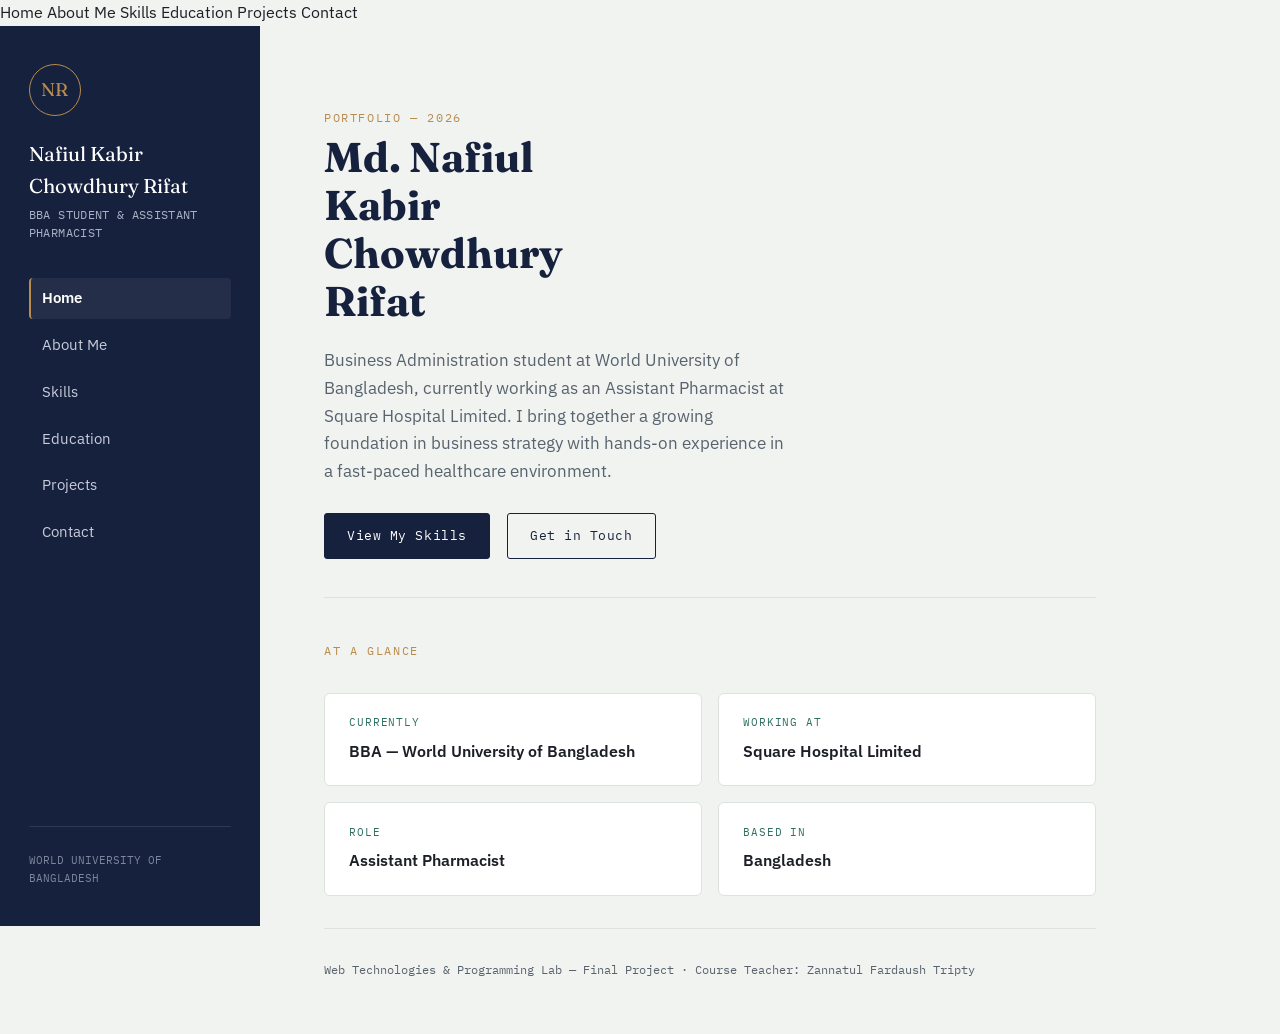
<file: index.html>
<!DOCTYPE html>
<html lang="en">
<head>
<meta charset="UTF-8">
<meta name="viewport" content="width=device-width, initial-scale=1.0">
<title>Nafiul Kabir Chowdhury Rifat — Portfolio</title>
<link rel="preconnect" href="https://fonts.googleapis.com">
<link href="https://fonts.googleapis.com/css2?family=Fraunces:opsz,wght@9..144,400;9..144,600&family=IBM+Plex+Sans:wght@400;500;600&family=IBM+Plex+Mono:wght@400;500&display=swap" rel="stylesheet">
<link rel="stylesheet" href="style.css">
</head>
<body>

<div class="topbar">
  <span class="name">N. K. C. Rifat</span>
  <button id="menuToggle">Menu</button>
</div>
<nav class="mobile-nav" id="mobileNav">
  <a href="index.html" class="active">Home</a>
  <a href="about.html">About Me</a>
  <a href="skills.html">Skills</a>
  <a href="education.html">Education</a>
  <a href="projects.html">Projects</a>
  <a href="contact.html">Contact</a>
</nav>

<div class="layout">

  <aside class="sidebar">
    <div class="monogram">NR</div>
    <p class="name">Nafiul Kabir<br>Chowdhury Rifat</p>
    <p class="role">BBA STUDENT &amp; ASSISTANT<br>PHARMACIST</p>
    <nav>
      <a href="index.html" class="active">Home</a>
      <a href="about.html">About Me</a>
      <a href="skills.html">Skills</a>
      <a href="education.html">Education</a>
      <a href="projects.html">Projects</a>
      <a href="contact.html">Contact</a>
    </nav>
    <div class="sidebar-footer">
      WORLD UNIVERSITY OF<br>BANGLADESH
    </div>
  </aside>

  <main class="content">
    <section class="hero">
      <span class="eyebrow">Portfolio — 2026</span>
      <h1>Md. Nafiul Kabir<br>Chowdhury Rifat</h1>
      <p class="tagline">
        Business Administration student at World University of Bangladesh,
        currently working as an Assistant Pharmacist at Square Hospital Limited.
        I bring together a growing foundation in business strategy with
        hands-on experience in a fast-paced healthcare environment.
      </p>
      <div class="cta-row">
        <a href="skills.html" class="btn btn-primary">View My Skills</a>
        <a href="contact.html" class="btn btn-ghost">Get in Touch</a>
      </div>
    </section>

    <hr class="divider">

    <section>
      <span class="eyebrow">At a glance</span>
      <div class="contact-grid">
        <div class="contact-item">
          <span class="label">Currently</span>
          <span class="value">BBA — World University of Bangladesh</span>
        </div>
        <div class="contact-item">
          <span class="label">Working At</span>
          <span class="value">Square Hospital Limited</span>
        </div>
        <div class="contact-item">
          <span class="label">Role</span>
          <span class="value">Assistant Pharmacist</span>
        </div>
        <div class="contact-item">
          <span class="label">Based In</span>
          <span class="value">Bangladesh</span>
        </div>
      </div>
    </section>

    <footer class="page-footer">
      Web Technologies &amp; Programming Lab — Final Project · Course Teacher: Zannatul Fardaush Tripty
    </footer>
  </main>

</div>

<script src="script.js"></script>
</body>
</html>
</file>
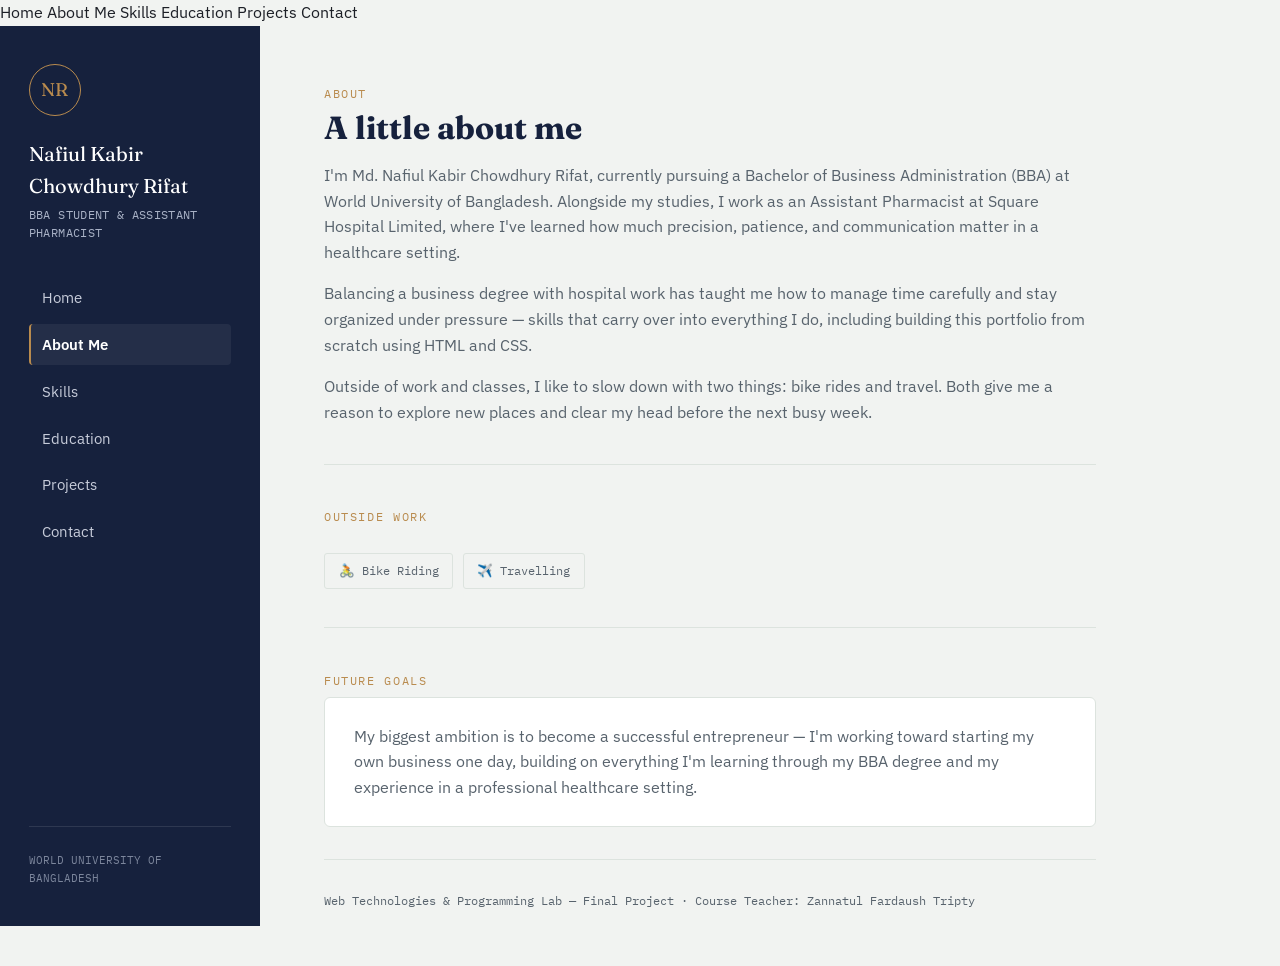
<file: about.html>
<!DOCTYPE html>
<html lang="en">
<head>
<meta charset="UTF-8">
<meta name="viewport" content="width=device-width, initial-scale=1.0">
<title>About Me — Rifat</title>
<link rel="preconnect" href="https://fonts.googleapis.com">
<link href="https://fonts.googleapis.com/css2?family=Fraunces:opsz,wght@9..144,400;9..144,600&family=IBM+Plex+Sans:wght@400;500;600&family=IBM+Plex+Mono:wght@400;500&display=swap" rel="stylesheet">
<link rel="stylesheet" href="style.css">
</head>
<body>

<div class="topbar">
  <span class="name">N. K. C. Rifat</span>
  <button id="menuToggle">Menu</button>
</div>
<nav class="mobile-nav" id="mobileNav">
  <a href="index.html">Home</a>
  <a href="about.html" class="active">About Me</a>
  <a href="skills.html">Skills</a>
  <a href="education.html">Education</a>
  <a href="projects.html">Projects</a>
  <a href="contact.html">Contact</a>
</nav>

<div class="layout">

  <aside class="sidebar">
    <div class="monogram">NR</div>
    <p class="name">Nafiul Kabir<br>Chowdhury Rifat</p>
    <p class="role">BBA STUDENT &amp; ASSISTANT<br>PHARMACIST</p>
    <nav>
      <a href="index.html">Home</a>
      <a href="about.html" class="active">About Me</a>
      <a href="skills.html">Skills</a>
      <a href="education.html">Education</a>
      <a href="projects.html">Projects</a>
      <a href="contact.html">Contact</a>
    </nav>
    <div class="sidebar-footer">
      WORLD UNIVERSITY OF<br>BANGLADESH
    </div>
  </aside>

  <main class="content">
    <span class="eyebrow">About</span>
    <h1>A little about me</h1>
    <p>
      I'm Md. Nafiul Kabir Chowdhury Rifat, currently pursuing a Bachelor of
      Business Administration (BBA) at World University of Bangladesh. Alongside
      my studies, I work as an Assistant Pharmacist at Square Hospital Limited,
      where I've learned how much precision, patience, and communication matter
      in a healthcare setting.
    </p>
    <p>
      Balancing a business degree with hospital work has taught me how to manage
      time carefully and stay organized under pressure — skills that carry over
      into everything I do, including building this portfolio from scratch using
      HTML and CSS.
    </p>
    <p>
      Outside of work and classes, I like to slow down with two things: bike
      rides and travel. Both give me a reason to explore new places and clear
      my head before the next busy week.
    </p>

    <hr class="divider">

    <span class="eyebrow">Outside Work</span>
    <div class="badge-grid">
      <span class="badge soft">🚴 Bike Riding</span>
      <span class="badge soft">✈️ Travelling</span>
    </div>

    <hr class="divider">

    <span class="eyebrow">Future Goals</span>
    <div class="card">
      <p style="margin-bottom:0;">
        My biggest ambition is to become a successful entrepreneur — I'm
        working toward starting my own business one day, building on
        everything I'm learning through my BBA degree and my experience
        in a professional healthcare setting.
      </p>
    </div>

    <footer class="page-footer">
      Web Technologies &amp; Programming Lab — Final Project · Course Teacher: Zannatul Fardaush Tripty
    </footer>
  </main>

</div>

<script src="script.js"></script>
</body>
</html>
</file>
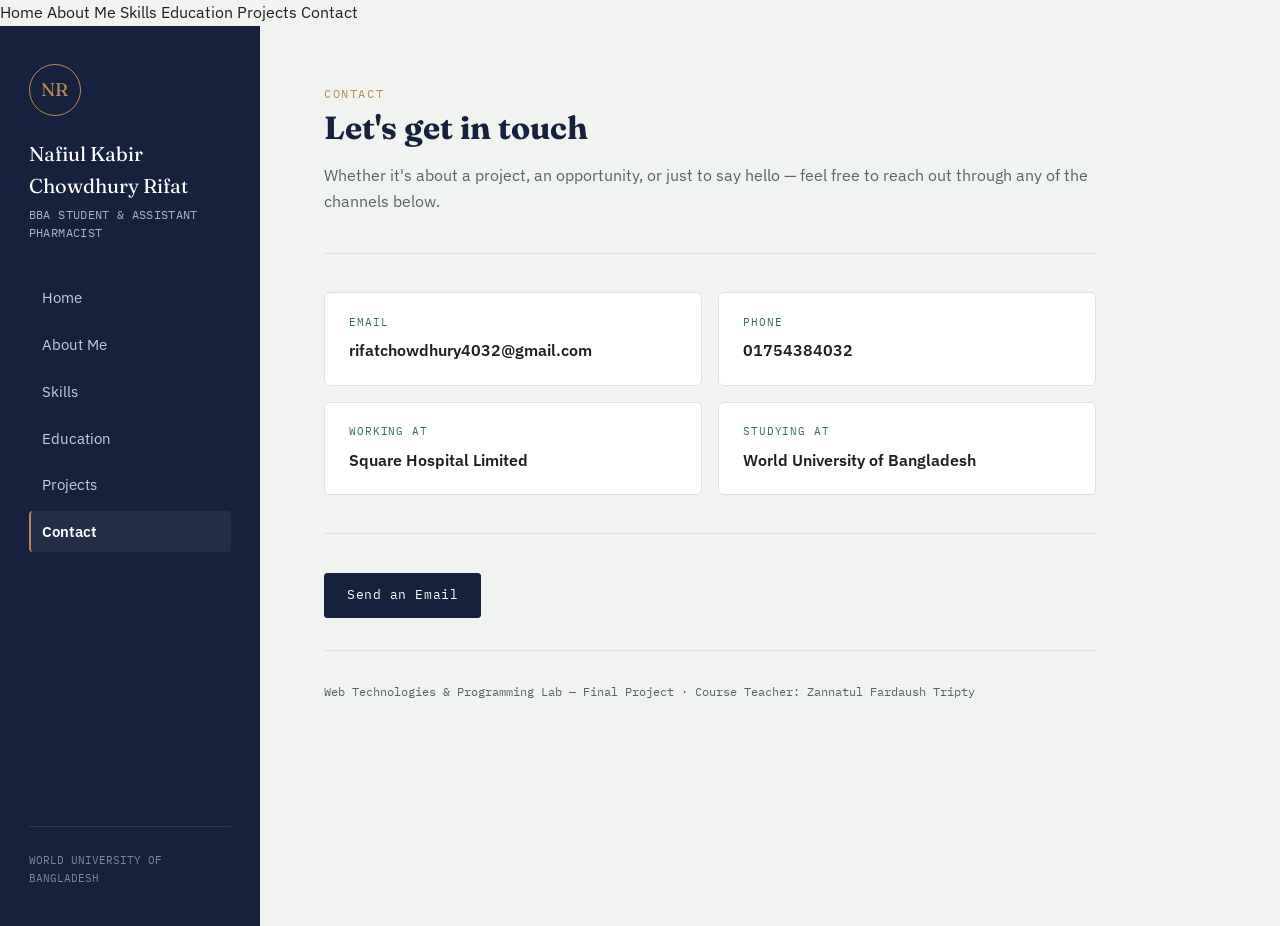
<file: contact.html>
<!DOCTYPE html>
<html lang="en">
<head>
<meta charset="UTF-8">
<meta name="viewport" content="width=device-width, initial-scale=1.0">
<title>Contact — Rifat</title>
<link rel="preconnect" href="https://fonts.googleapis.com">
<link href="https://fonts.googleapis.com/css2?family=Fraunces:opsz,wght@9..144,400;9..144,600&family=IBM+Plex+Sans:wght@400;500;600&family=IBM+Plex+Mono:wght@400;500&display=swap" rel="stylesheet">
<link rel="stylesheet" href="style.css">
</head>
<body>

<div class="topbar">
  <span class="name">N. K. C. Rifat</span>
  <button id="menuToggle">Menu</button>
</div>
<nav class="mobile-nav" id="mobileNav">
  <a href="index.html">Home</a>
  <a href="about.html">About Me</a>
  <a href="skills.html">Skills</a>
  <a href="education.html">Education</a>
  <a href="projects.html">Projects</a>
  <a href="contact.html" class="active">Contact</a>
</nav>

<div class="layout">

  <aside class="sidebar">
    <div class="monogram">NR</div>
    <p class="name">Nafiul Kabir<br>Chowdhury Rifat</p>
    <p class="role">BBA STUDENT &amp; ASSISTANT<br>PHARMACIST</p>
    <nav>
      <a href="index.html">Home</a>
      <a href="about.html">About Me</a>
      <a href="skills.html">Skills</a>
      <a href="education.html">Education</a>
      <a href="projects.html">Projects</a>
      <a href="contact.html" class="active">Contact</a>
    </nav>
    <div class="sidebar-footer">
      WORLD UNIVERSITY OF<br>BANGLADESH
    </div>
  </aside>

  <main class="content">
    <span class="eyebrow">Contact</span>
    <h1>Let's get in touch</h1>
    <p>
      Whether it's about a project, an opportunity, or just to say hello —
      feel free to reach out through any of the channels below.
    </p>

    <hr class="divider">

    <div class="contact-grid">
      <div class="contact-item">
        <span class="label">Email</span>
        <span class="value">rifatchowdhury4032@gmail.com</span>
      </div>
      <div class="contact-item">
        <span class="label">Phone</span>
        <span class="value">01754384032</span>
      </div>
      <div class="contact-item">
        <span class="label">Working At</span>
        <span class="value">Square Hospital Limited</span>
      </div>
      <div class="contact-item">
        <span class="label">Studying At</span>
        <span class="value">World University of Bangladesh</span>
      </div>
    </div>

    <hr class="divider">

    <a href="mailto:rifatchowdhury4032@gmail.com" class="btn btn-primary">Send an Email</a>

    <footer class="page-footer">
      Web Technologies &amp; Programming Lab — Final Project · Course Teacher: Zannatul Fardaush Tripty
    </footer>
  </main>

</div>

<script src="script.js"></script>
</body>
</html>
</file>
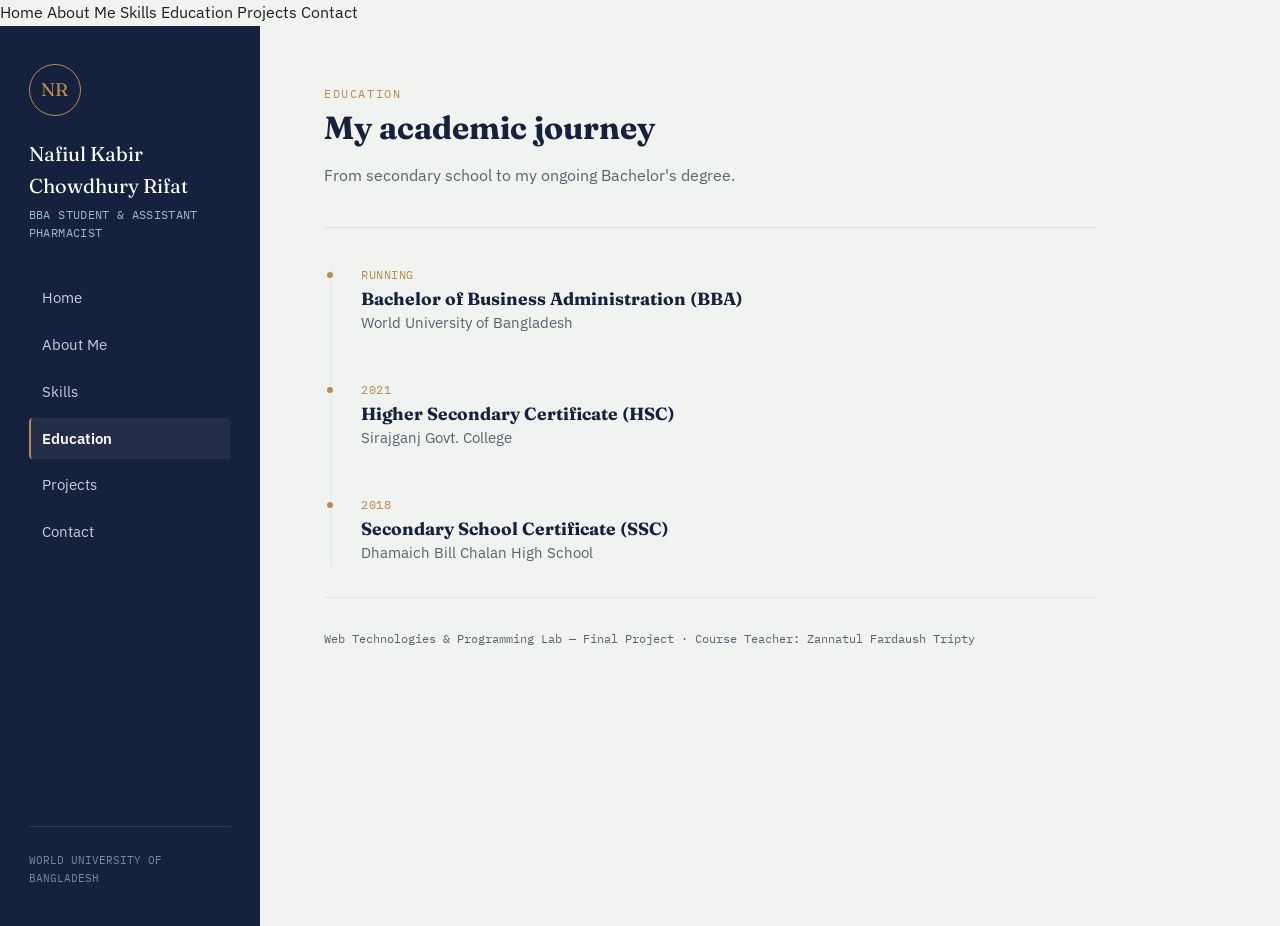
<file: education.html>
<!DOCTYPE html>
<html lang="en">
<head>
<meta charset="UTF-8">
<meta name="viewport" content="width=device-width, initial-scale=1.0">
<title>Education — Rifat</title>
<link rel="preconnect" href="https://fonts.googleapis.com">
<link href="https://fonts.googleapis.com/css2?family=Fraunces:opsz,wght@9..144,400;9..144,600&family=IBM+Plex+Sans:wght@400;500;600&family=IBM+Plex+Mono:wght@400;500&display=swap" rel="stylesheet">
<link rel="stylesheet" href="style.css">
</head>
<body>

<div class="topbar">
  <span class="name">N. K. C. Rifat</span>
  <button id="menuToggle">Menu</button>
</div>
<nav class="mobile-nav" id="mobileNav">
  <a href="index.html">Home</a>
  <a href="about.html">About Me</a>
  <a href="skills.html">Skills</a>
  <a href="education.html" class="active">Education</a>
  <a href="projects.html">Projects</a>
  <a href="contact.html">Contact</a>
</nav>

<div class="layout">

  <aside class="sidebar">
    <div class="monogram">NR</div>
    <p class="name">Nafiul Kabir<br>Chowdhury Rifat</p>
    <p class="role">BBA STUDENT &amp; ASSISTANT<br>PHARMACIST</p>
    <nav>
      <a href="index.html">Home</a>
      <a href="about.html">About Me</a>
      <a href="skills.html">Skills</a>
      <a href="education.html" class="active">Education</a>
      <a href="projects.html">Projects</a>
      <a href="contact.html">Contact</a>
    </nav>
    <div class="sidebar-footer">
      WORLD UNIVERSITY OF<br>BANGLADESH
    </div>
  </aside>

  <main class="content">
    <span class="eyebrow">Education</span>
    <h1>My academic journey</h1>
    <p>From secondary school to my ongoing Bachelor's degree.</p>

    <hr class="divider">

    <div class="timeline">
      <div class="timeline-item">
        <span class="timeline-date">RUNNING</span>
        <h3>Bachelor of Business Administration (BBA)</h3>
        <p class="place">World University of Bangladesh</p>
      </div>

      <div class="timeline-item">
        <span class="timeline-date">2021</span>
        <h3>Higher Secondary Certificate (HSC)</h3>
        <p class="place">Sirajganj Govt. College</p>
      </div>

      <div class="timeline-item">
        <span class="timeline-date">2018</span>
        <h3>Secondary School Certificate (SSC)</h3>
        <p class="place">Dhamaich Bill Chalan High School</p>
      </div>
    </div>

    <footer class="page-footer">
      Web Technologies &amp; Programming Lab — Final Project · Course Teacher: Zannatul Fardaush Tripty
    </footer>
  </main>

</div>

<script src="script.js"></script>
</body>
</html>
</file>
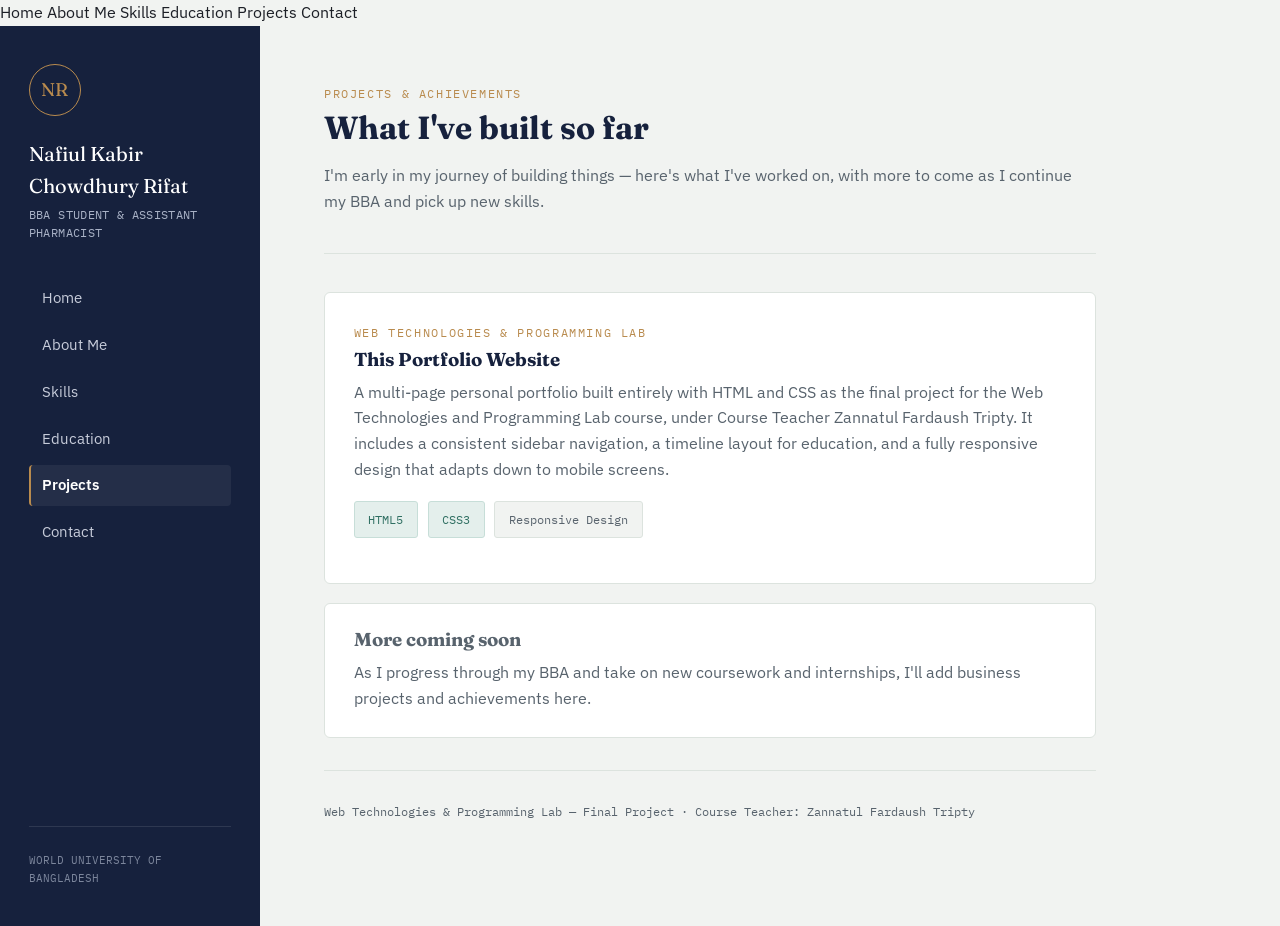
<file: projects.html>
<!DOCTYPE html>
<html lang="en">
<head>
<meta charset="UTF-8">
<meta name="viewport" content="width=device-width, initial-scale=1.0">
<title>Projects — Rifat</title>
<link rel="preconnect" href="https://fonts.googleapis.com">
<link href="https://fonts.googleapis.com/css2?family=Fraunces:opsz,wght@9..144,400;9..144,600&family=IBM+Plex+Sans:wght@400;500;600&family=IBM+Plex+Mono:wght@400;500&display=swap" rel="stylesheet">
<link rel="stylesheet" href="style.css">
</head>
<body>

<div class="topbar">
  <span class="name">N. K. C. Rifat</span>
  <button id="menuToggle">Menu</button>
</div>
<nav class="mobile-nav" id="mobileNav">
  <a href="index.html">Home</a>
  <a href="about.html">About Me</a>
  <a href="skills.html">Skills</a>
  <a href="education.html">Education</a>
  <a href="projects.html" class="active">Projects</a>
  <a href="contact.html">Contact</a>
</nav>

<div class="layout">

  <aside class="sidebar">
    <div class="monogram">NR</div>
    <p class="name">Nafiul Kabir<br>Chowdhury Rifat</p>
    <p class="role">BBA STUDENT &amp; ASSISTANT<br>PHARMACIST</p>
    <nav>
      <a href="index.html">Home</a>
      <a href="about.html">About Me</a>
      <a href="skills.html">Skills</a>
      <a href="education.html">Education</a>
      <a href="projects.html" class="active">Projects</a>
      <a href="contact.html">Contact</a>
    </nav>
    <div class="sidebar-footer">
      WORLD UNIVERSITY OF<br>BANGLADESH
    </div>
  </aside>

  <main class="content">
    <span class="eyebrow">Projects &amp; Achievements</span>
    <h1>What I've built so far</h1>
    <p>
      I'm early in my journey of building things — here's what I've worked on,
      with more to come as I continue my BBA and pick up new skills.
    </p>

    <hr class="divider">

    <div class="card">
      <span class="eyebrow">Web Technologies &amp; Programming Lab</span>
      <h3>This Portfolio Website</h3>
      <p>
        A multi-page personal portfolio built entirely with HTML and CSS as
        the final project for the Web Technologies and Programming Lab course,
        under Course Teacher Zannatul Fardaush Tripty. It includes a consistent
        sidebar navigation, a timeline layout for education, and a fully
        responsive design that adapts down to mobile screens.
      </p>
      <div class="badge-grid">
        <span class="badge">HTML5</span>
        <span class="badge">CSS3</span>
        <span class="badge soft">Responsive Design</span>
      </div>
    </div>

    <div class="card">
      <h3 style="color:var(--ink-soft);">More coming soon</h3>
      <p style="margin-bottom:0;">
        As I progress through my BBA and take on new coursework and
        internships, I'll add business projects and achievements here.
      </p>
    </div>

    <footer class="page-footer">
      Web Technologies &amp; Programming Lab — Final Project · Course Teacher: Zannatul Fardaush Tripty
    </footer>
  </main>

</div>

<script src="script.js"></script>
</body>
</html>
</file>
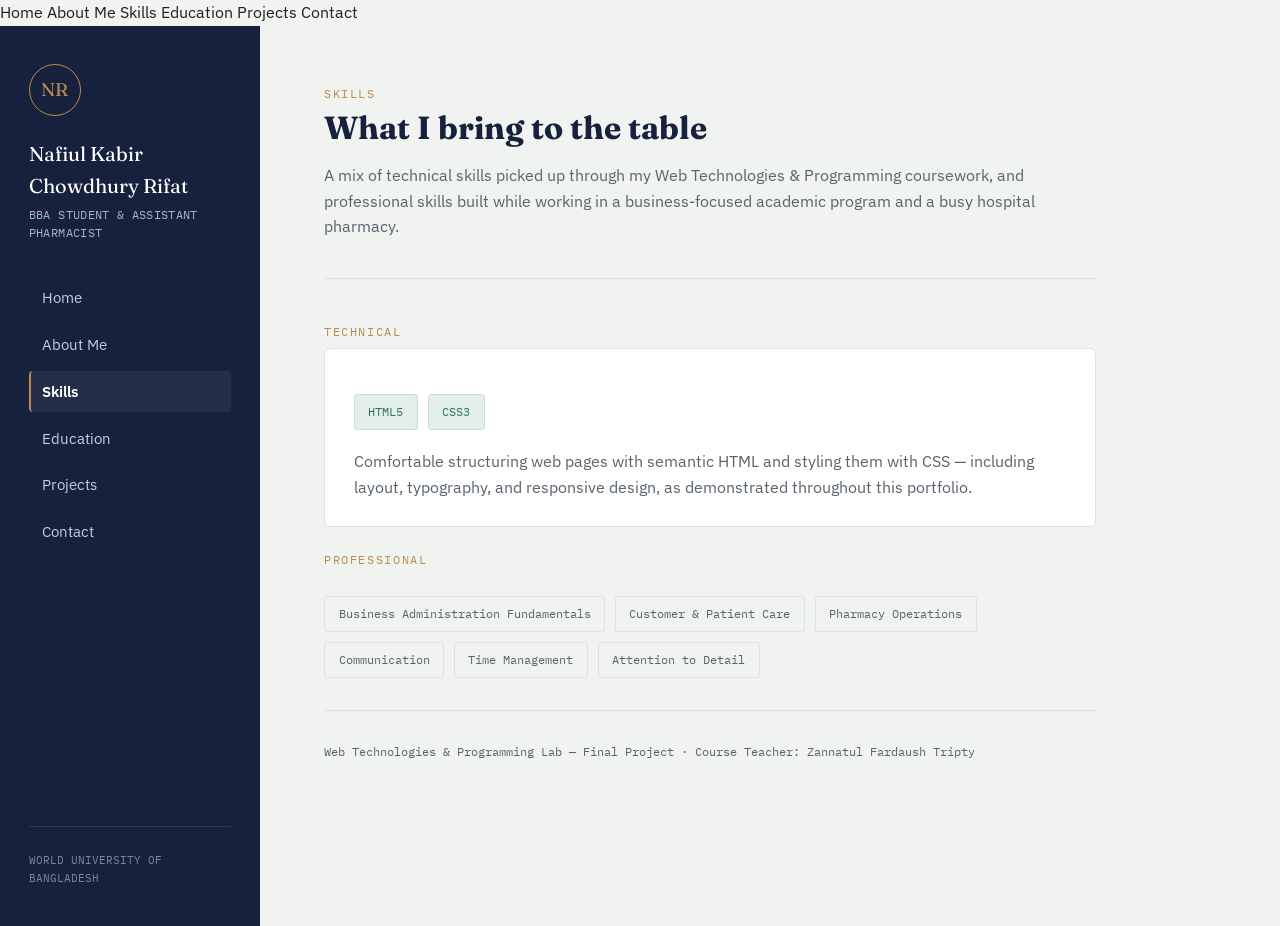
<file: skills.html>
<!DOCTYPE html>
<html lang="en">
<head>
<meta charset="UTF-8">
<meta name="viewport" content="width=device-width, initial-scale=1.0">
<title>Skills — Rifat</title>
<link rel="preconnect" href="https://fonts.googleapis.com">
<link href="https://fonts.googleapis.com/css2?family=Fraunces:opsz,wght@9..144,400;9..144,600&family=IBM+Plex+Sans:wght@400;500;600&family=IBM+Plex+Mono:wght@400;500&display=swap" rel="stylesheet">
<link rel="stylesheet" href="style.css">
</head>
<body>

<div class="topbar">
  <span class="name">N. K. C. Rifat</span>
  <button id="menuToggle">Menu</button>
</div>
<nav class="mobile-nav" id="mobileNav">
  <a href="index.html">Home</a>
  <a href="about.html">About Me</a>
  <a href="skills.html" class="active">Skills</a>
  <a href="education.html">Education</a>
  <a href="projects.html">Projects</a>
  <a href="contact.html">Contact</a>
</nav>

<div class="layout">

  <aside class="sidebar">
    <div class="monogram">NR</div>
    <p class="name">Nafiul Kabir<br>Chowdhury Rifat</p>
    <p class="role">BBA STUDENT &amp; ASSISTANT<br>PHARMACIST</p>
    <nav>
      <a href="index.html">Home</a>
      <a href="about.html">About Me</a>
      <a href="skills.html" class="active">Skills</a>
      <a href="education.html">Education</a>
      <a href="projects.html">Projects</a>
      <a href="contact.html">Contact</a>
    </nav>
    <div class="sidebar-footer">
      WORLD UNIVERSITY OF<br>BANGLADESH
    </div>
  </aside>

  <main class="content">
    <span class="eyebrow">Skills</span>
    <h1>What I bring to the table</h1>
    <p>
      A mix of technical skills picked up through my Web Technologies &amp;
      Programming coursework, and professional skills built while working in
      a business-focused academic program and a busy hospital pharmacy.
    </p>

    <hr class="divider">

    <span class="eyebrow">Technical</span>
    <div class="card">
      <div class="badge-grid">
        <span class="badge">HTML5</span>
        <span class="badge">CSS3</span>
      </div>
      <p style="margin-top:1rem; margin-bottom:0;">
        Comfortable structuring web pages with semantic HTML and styling
        them with CSS — including layout, typography, and responsive design,
        as demonstrated throughout this portfolio.
      </p>
    </div>

    <span class="eyebrow">Professional</span>
    <div class="badge-grid">
      <span class="badge soft">Business Administration Fundamentals</span>
      <span class="badge soft">Customer &amp; Patient Care</span>
      <span class="badge soft">Pharmacy Operations</span>
      <span class="badge soft">Communication</span>
      <span class="badge soft">Time Management</span>
      <span class="badge soft">Attention to Detail</span>
    </div>

    <footer class="page-footer">
      Web Technologies &amp; Programming Lab — Final Project · Course Teacher: Zannatul Fardaush Tripty
    </footer>
  </main>

</div>

<script src="script.js"></script>
</body>
</html>
</file>
<file: style.css>
/* ===================================================================
   Rifat — Personal Portfolio
   Design tokens
   =================================================================== */
:root{
  --navy:        #16213D;
  --navy-light:  #22335C;
  --teal:        #2F6F62;
  --teal-light:  #E4EFEC;
  --bronze:      #B98B4E;
  --bg:          #F1F3F1;
  --surface:     #FFFFFF;
  --ink:         #1C1F26;
  --ink-soft:    #58636D;
  --border:      #DCE3DE;

  --font-display: 'Fraunces', Georgia, serif;
  --font-body:    'IBM Plex Sans', Arial, sans-serif;
  --font-mono:    'IBM Plex Mono', 'Courier New', monospace;
}

*, *::before, *::after{ box-sizing: border-box; }

html{ scroll-behavior: smooth; }

body{
  margin: 0;
  font-family: var(--font-body);
  color: var(--ink);
  background: var(--bg);
  line-height: 1.6;
  -webkit-font-smoothing: antialiased;
}

h1, h2, h3{
  font-family: var(--font-display);
  color: var(--navy);
  line-height: 1.15;
  margin: 0 0 .5em;
}

p{ margin: 0 0 1em; color: var(--ink-soft); }

a{ color: inherit; text-decoration: none; }

img{ max-width: 100%; display: block; }

.eyebrow{
  font-family: var(--font-mono);
  font-size: .72rem;
  letter-spacing: .14em;
  text-transform: uppercase;
  color: var(--bronze);
  display: inline-block;
  margin-bottom: .6em;
}

/* ===================================================================
   Layout — sidebar + content
   =================================================================== */
.layout{
  display: flex;
  min-height: 100vh;
}

.sidebar{
  width: 260px;
  flex-shrink: 0;
  background: var(--navy);
  color: #EDEFF3;
  padding: 2.4rem 1.8rem;
  position: sticky;
  top: 0;
  height: 100vh;
  display: flex;
  flex-direction: column;
}

.monogram{
  width: 52px;
  height: 52px;
  border: 1.5px solid var(--bronze);
  border-radius: 50%;
  display: flex;
  align-items: center;
  justify-content: center;
  font-family: var(--font-display);
  font-size: 1.15rem;
  color: var(--bronze);
  margin-bottom: 1.4rem;
}

.sidebar .name{
  font-family: var(--font-display);
  font-size: 1.25rem;
  color: #fff;
  margin: 0 0 .2rem;
}

.sidebar .role{
  font-family: var(--font-mono);
  font-size: .72rem;
  color: #A9B2C6;
  letter-spacing: .03em;
  margin-bottom: 2.2rem;
}

.sidebar nav{
  display: flex;
  flex-direction: column;
  gap: .35rem;
}

.sidebar nav a{
  font-size: .92rem;
  padding: .55rem .7rem;
  border-radius: 4px;
  color: #C7CCDA;
  border-left: 2px solid transparent;
  transition: background .15s ease, color .15s ease, border-color .15s ease;
}

.sidebar nav a:hover{
  background: rgba(255,255,255,.06);
  color: #fff;
}

.sidebar nav a.active{
  color: #fff;
  border-left-color: var(--bronze);
  background: rgba(255,255,255,.06);
  font-weight: 600;
}

.sidebar .sidebar-footer{
  margin-top: auto;
  padding-top: 1.6rem;
  font-family: var(--font-mono);
  font-size: .68rem;
  color: #7C869C;
  border-top: 1px solid rgba(255,255,255,.1);
}

.content{
  flex: 1;
  padding: 3.4rem 4rem;
  max-width: 900px;
}

/* Mobile top bar (hidden on desktop) */
.topbar{ display: none; }

/* ===================================================================
   Buttons
   =================================================================== */
.btn{
  display: inline-block;
  font-family: var(--font-mono);
  font-size: .8rem;
  letter-spacing: .04em;
  padding: .72rem 1.4rem;
  border-radius: 3px;
  border: 1.5px solid var(--navy);
  transition: background .15s ease, color .15s ease;
}

.btn-primary{
  background: var(--navy);
  color: #fff;
}
.btn-primary:hover{ background: var(--navy-light); }

.btn-ghost{
  background: transparent;
  color: var(--navy);
  margin-left: .8rem;
}
.btn-ghost:hover{ background: var(--teal-light); }

/* ===================================================================
   Cards / Badges / Timeline
   =================================================================== */
.card{
  background: var(--surface);
  border: 1px solid var(--border);
  border-radius: 6px;
  padding: 1.6rem 1.8rem;
  margin-bottom: 1.2rem;
}

.badge-grid{
  display: flex;
  flex-wrap: wrap;
  gap: .6rem;
  margin: 1.2rem 0;
}

.badge{
  font-family: var(--font-mono);
  font-size: .78rem;
  background: var(--teal-light);
  color: var(--teal);
  border: 1px solid #C7DED8;
  padding: .45rem .85rem;
  border-radius: 3px;
}

.badge.soft{
  background: var(--bg);
  color: var(--ink-soft);
  border-color: var(--border);
}

.timeline{
  border-left: 2px solid var(--teal-light);
  margin-left: .4rem;
  padding-left: 1.8rem;
}

.timeline-item{
  position: relative;
  padding-bottom: 2rem;
}

.timeline-item:last-child{ padding-bottom: 0; }

.timeline-item::before{
  content: "";
  position: absolute;
  left: -2.29rem;
  top: .25rem;
  width: 10px;
  height: 10px;
  border-radius: 50%;
  background: var(--bronze);
  border: 2px solid var(--bg);
}

.timeline-date{
  font-family: var(--font-mono);
  font-size: .74rem;
  color: var(--bronze);
  letter-spacing: .04em;
  display: block;
  margin-bottom: .2rem;
}

.timeline-item h3{ font-size: 1.1rem; margin-bottom: .15rem; }

.timeline-item .place{
  color: var(--ink-soft);
  font-size: .92rem;
}

.divider{
  height: 1px;
  background: var(--border);
  border: none;
  margin: 2.4rem 0;
}

footer.page-footer{
  font-family: var(--font-mono);
  font-size: .74rem;
  color: var(--ink-soft);
  padding-top: 2rem;
  margin-top: 2rem;
  border-top: 1px solid var(--border);
}

/* ===================================================================
   Contact
   =================================================================== */
.contact-grid{
  display: grid;
  grid-template-columns: 1fr 1fr;
  gap: 1rem;
  margin: 1.6rem 0;
}

.contact-item{
  background: var(--surface);
  border: 1px solid var(--border);
  border-radius: 6px;
  padding: 1.3rem 1.5rem;
}

.contact-item .label{
  font-family: var(--font-mono);
  font-size: .7rem;
  letter-spacing: .08em;
  text-transform: uppercase;
  color: var(--teal);
  display: block;
  margin-bottom: .4rem;
}

.contact-item .value{
  font-size: 1rem;
  color: var(--ink);
  font-weight: 600;
}

/* ===================================================================
   Hero (home page)
   =================================================================== */
.hero{
  padding-top: 1.5rem;
}

.hero h1{
  font-size: 2.6rem;
  max-width: 10ch;
}

.hero .tagline{
  font-size: 1.08rem;
  max-width: 46ch;
}

.hero .cta-row{ margin-top: 1.8rem; }

/* ===================================================================
   Responsive
   =================================================================== */
@media (max-width: 860px){
  .layout{ flex-direction: column; }

  .sidebar{
    display: none;
  }

  .topbar{
    display: flex;
    align-items: center;
    justify-content: space-between;
    background: var(--navy);
    color: #fff;
    padding: 1rem 1.4rem;
    position: sticky;
    top: 0;
    z-index: 10;
  }

  .topbar .name{
    font-family: var(--font-display);
    font-size: 1.05rem;
  }

  .topbar button{
    background: none;
    border: 1px solid #4A567A;
    color: #fff;
    font-family: var(--font-mono);
    font-size: .78rem;
    padding: .4rem .7rem;
    border-radius: 3px;
  }

  .mobile-nav{
    display: none;
    flex-direction: column;
    background: var(--navy-light);
    padding: .6rem 1.4rem 1.2rem;
  }

  .mobile-nav.open{ display: flex; }

  .mobile-nav a{
    color: #E5E8F0;
    padding: .6rem 0;
    font-size: .95rem;
    border-bottom: 1px solid rgba(255,255,255,.08);
  }

  .mobile-nav a.active{ color: var(--bronze); font-weight: 600; }

  .content{
    padding: 2.2rem 1.4rem 3rem;
  }

  .hero h1{ font-size: 2.1rem; max-width: none; }

  .contact-grid{ grid-template-columns: 1fr; }
}
</file>
